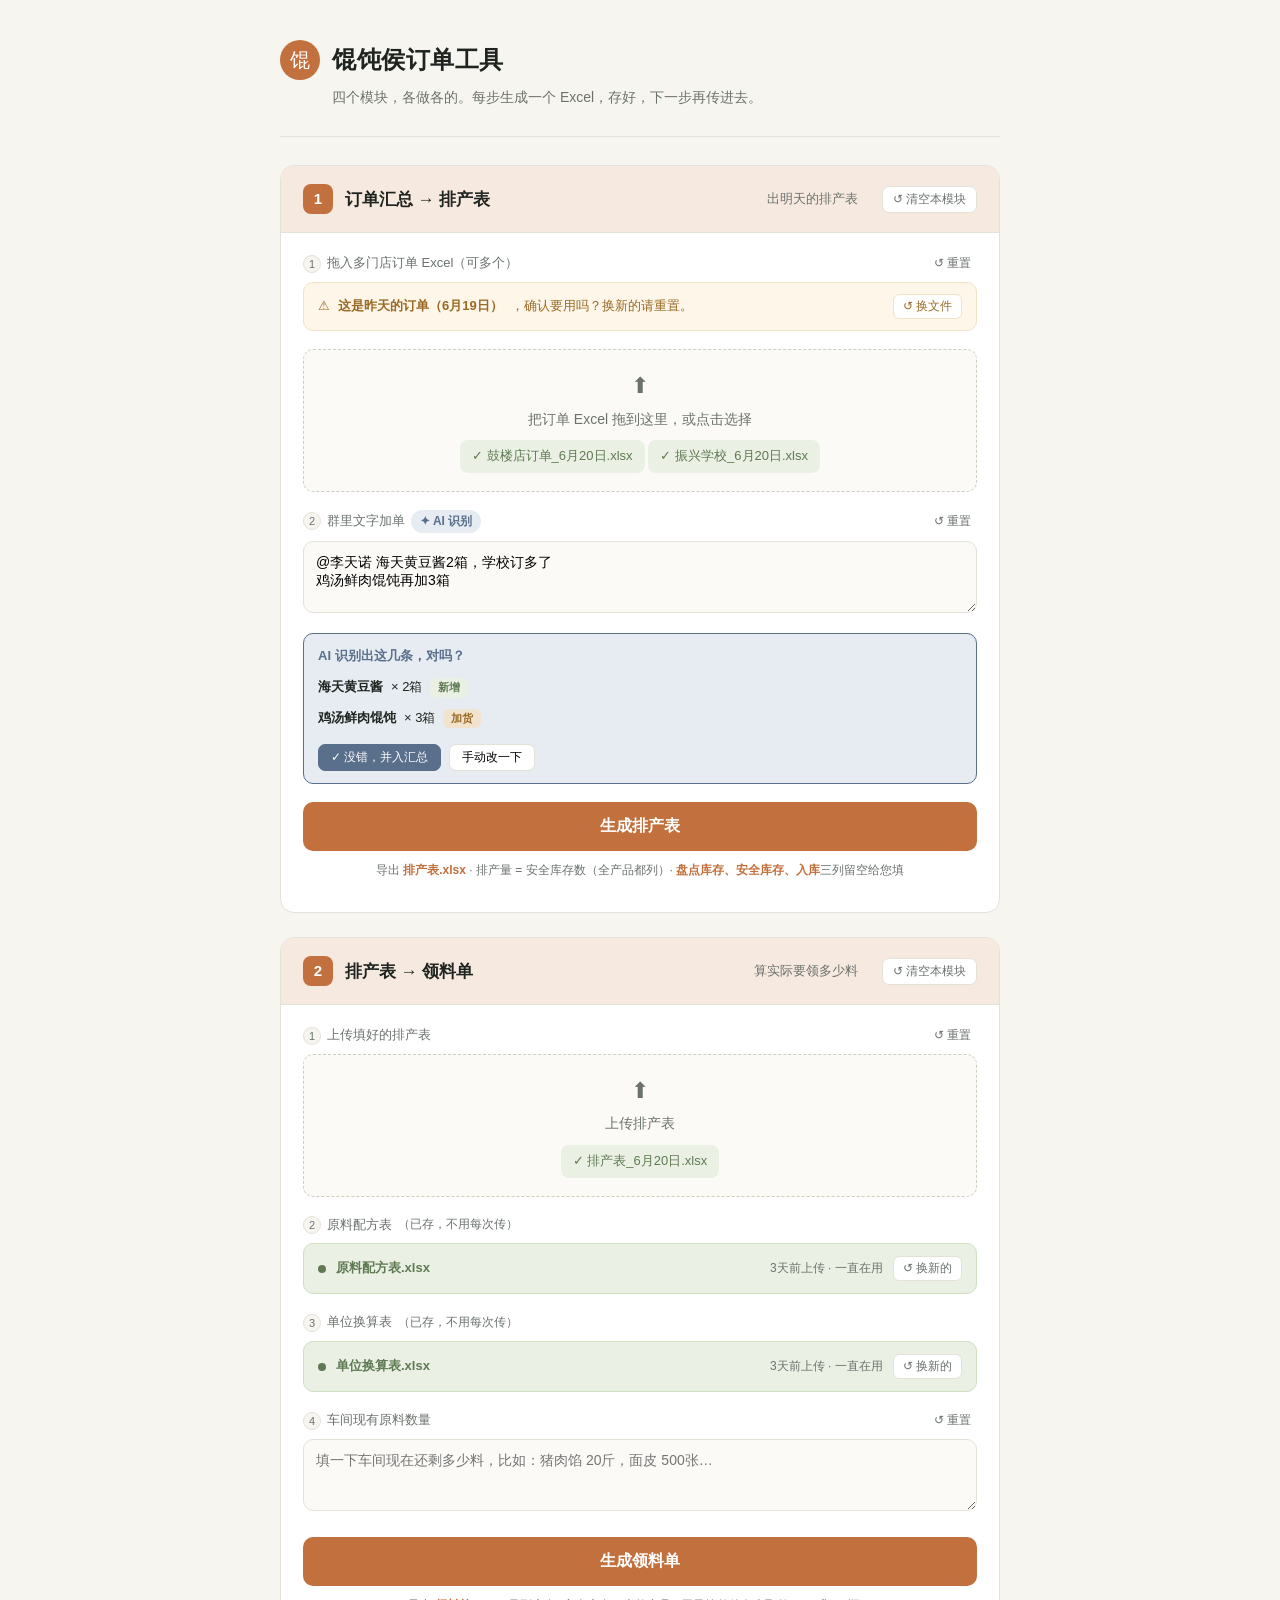
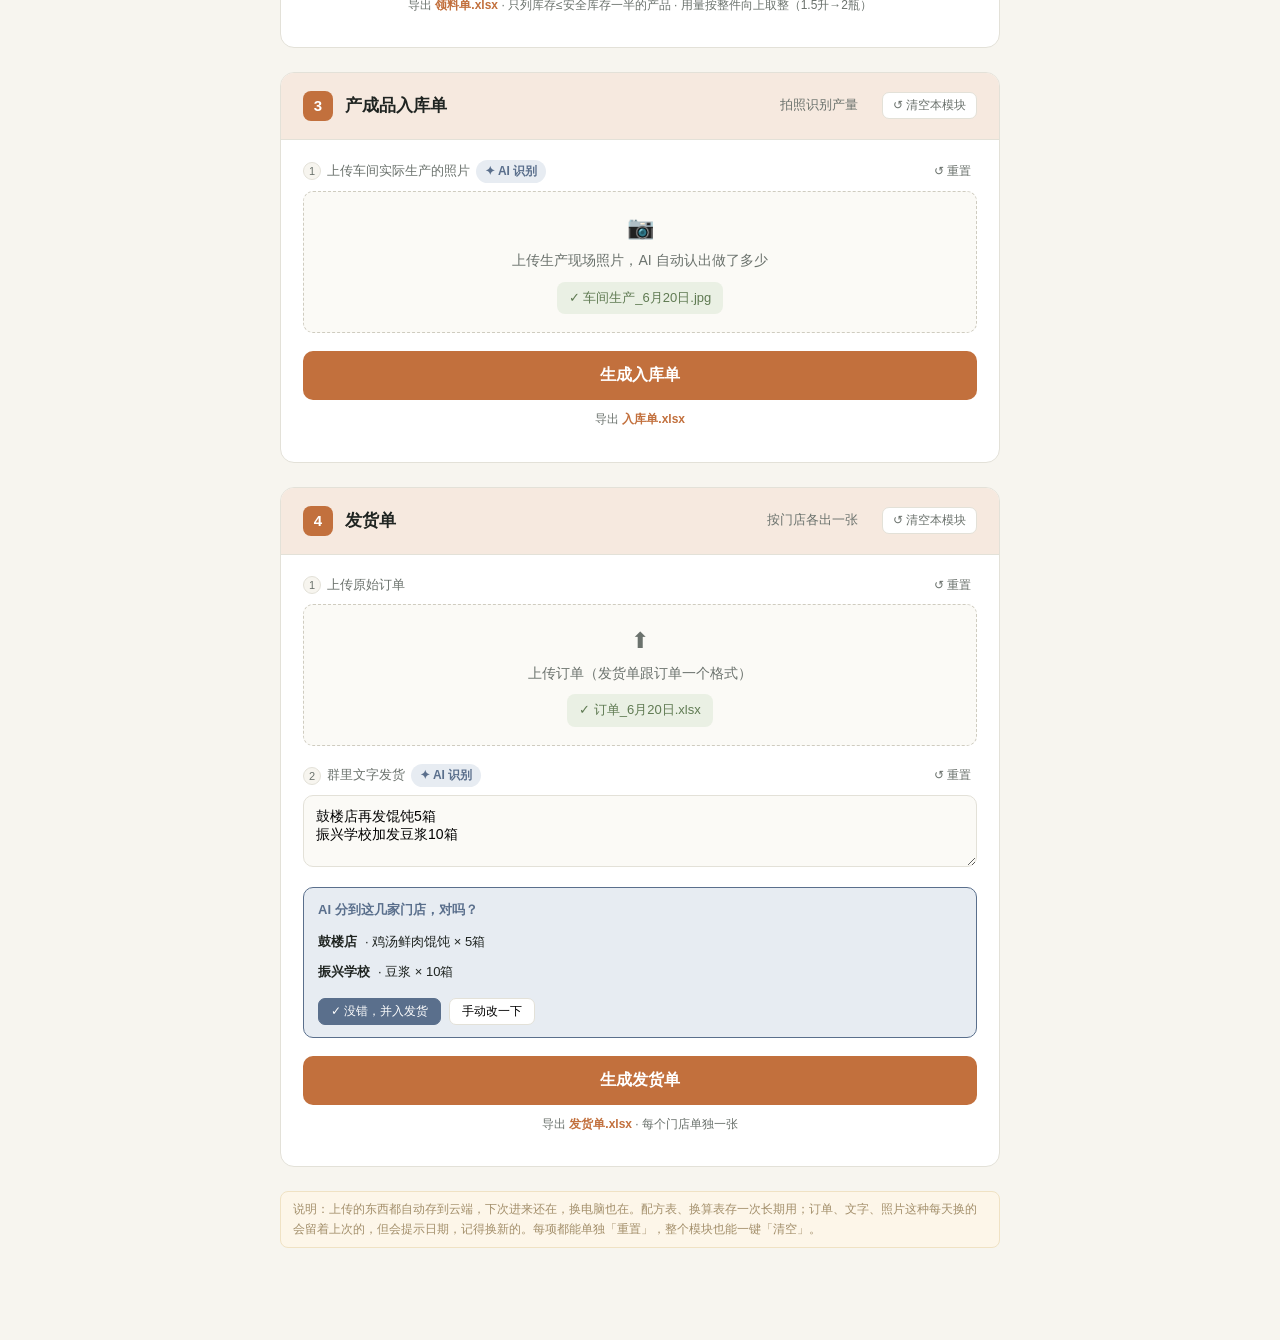
<file: docs/UI设计.html>
<!DOCTYPE html>
<html lang="zh">
<head>
<meta charset="UTF-8">
<meta name="viewport" content="width=device-width, initial-scale=1.0">
<title>馄饨侯订单工具 — 界面设计</title>
<style>
  :root{
    --ink:#1f2421;
    --muted:#6b726d;
    --line:#e3e1d8;
    --paper:#f7f5ef;
    --card:#ffffff;
    --broth:#c2703d;        /* 馄饨汤色 主色 */
    --broth-soft:#f6e9df;
    --ai:#5a6f8c;           /* AI 口子用的蓝灰 */
    --ai-soft:#e7ecf2;
    --green:#5f7a52;
    --green-soft:#eaf0e4;
  }
  *{box-sizing:border-box;}
  body{
    margin:0;background:var(--paper);color:var(--ink);
    font-family:"PingFang SC","Microsoft YaHei",-apple-system,sans-serif;
    line-height:1.6;
  }
  .wrap{max-width:760px;margin:0 auto;padding:40px 20px 80px;}

  header{margin-bottom:8px;}
  .brand{display:flex;align-items:center;gap:12px;}
  .bowl{width:40px;height:40px;border-radius:50%;background:var(--broth);
    display:flex;align-items:center;justify-content:center;color:#fff;font-size:20px;flex-shrink:0;}
  h1{font-size:24px;margin:0;font-weight:700;letter-spacing:.5px;}
  .sub{color:var(--muted);font-size:14px;margin:6px 0 0 52px;}

  .rule{height:1px;background:var(--line);margin:28px 0;}

  .module{
    background:var(--card);border:1px solid var(--line);border-radius:14px;
    padding:0;margin-bottom:24px;overflow:hidden;
  }
  .m-head{
    display:flex;align-items:center;gap:12px;
    padding:18px 22px;border-bottom:1px solid var(--line);
    background:var(--broth-soft);
  }
  .m-num{
    width:30px;height:30px;border-radius:8px;background:var(--broth);color:#fff;
    display:flex;align-items:center;justify-content:center;font-weight:700;font-size:15px;flex-shrink:0;
  }
  .m-title{font-size:17px;font-weight:700;}
  .m-flow{font-size:13px;color:var(--muted);margin-left:auto;}

  .m-body{padding:20px 22px;}
  .field-label{font-size:13px;color:var(--muted);margin:0 0 8px;display:flex;align-items:center;gap:6px;}
  .step-n{display:inline-block;width:18px;height:18px;border-radius:50%;background:var(--paper);
    border:1px solid var(--line);font-size:11px;text-align:center;line-height:17px;color:var(--muted);}

  /* 上传/拖拽框 */
  .drop{
    border:1.5px dashed #cfccc0;border-radius:10px;background:#fbfaf6;
    padding:18px;text-align:center;color:var(--muted);font-size:14px;margin-bottom:18px;
    cursor:pointer;transition:.15s;
  }
  .drop:hover{border-color:var(--broth);color:var(--broth);background:#fdf6f0;}
  .drop .ic{font-size:22px;display:block;margin-bottom:4px;}
  .filechip{
    display:inline-flex;align-items:center;gap:8px;background:var(--green-soft);
    color:var(--green);border-radius:8px;padding:6px 12px;font-size:13px;margin-top:10px;
  }

  /* 子项头部：标签 + 重置按钮 一行 */
  .field-head{display:flex;align-items:center;justify-content:space-between;margin:0 0 8px;}
  .field-head .field-label{margin:0;}
  .reset-btn{font-size:12px;color:var(--muted);background:none;border:none;cursor:pointer;
    display:inline-flex;align-items:center;gap:4px;padding:2px 6px;border-radius:6px;}
  .reset-btn:hover{color:var(--broth);background:var(--broth-soft);}

  /* 已保存常驻条（配方表/换算表这种不变的） */
  .saved{
    display:flex;align-items:center;gap:10px;background:var(--green-soft);
    border:1px solid #cfe0c2;border-radius:10px;padding:12px 14px;margin-bottom:18px;font-size:13px;
  }
  .saved .dot{width:8px;height:8px;border-radius:50%;background:var(--green);flex-shrink:0;}
  .saved .s-name{font-weight:600;color:var(--green);}
  .saved .s-meta{color:var(--muted);margin-left:auto;font-size:12px;}
  .saved .s-reset{font-size:12px;color:var(--muted);background:#fff;border:1px solid var(--line);
    border-radius:6px;padding:3px 9px;cursor:pointer;}

  /* 旧文件日期警示 */
  .stale{
    display:flex;align-items:center;gap:8px;background:#fdf6e9;border:1px solid #f0e2c4;
    border-radius:10px;padding:11px 14px;margin-bottom:18px;font-size:13px;color:#9a6a25;
  }
  .stale .s-name{font-weight:600;}
  .stale .s-reset{margin-left:auto;font-size:12px;color:#9a6a25;background:#fff;
    border:1px solid #f0e2c4;border-radius:6px;padding:3px 9px;cursor:pointer;}

  /* 模块整体重置（放头部右侧） */
  .m-reset{font-size:12px;color:var(--muted);background:#fff;border:1px solid var(--line);
    border-radius:7px;padding:4px 10px;cursor:pointer;margin-left:12px;}
  .m-reset:hover{color:var(--broth);border-color:var(--broth);}

  /* 文本框 */
  textarea{
    width:100%;border:1px solid var(--line);border-radius:10px;padding:12px;
    font-family:inherit;font-size:14px;resize:vertical;min-height:72px;background:#fbfaf6;
  }
  textarea:focus{outline:none;border-color:var(--ai);}
  .ai-tag{display:inline-flex;align-items:center;gap:5px;background:var(--ai-soft);color:var(--ai);
    font-size:12px;padding:2px 9px;border-radius:20px;font-weight:600;}

  /* AI 解析确认条 */
  .ai-confirm{
    border:1px solid var(--ai);border-radius:10px;background:var(--ai-soft);
    padding:12px 14px;margin:12px 0 18px;font-size:13px;
  }
  .ai-confirm .row{display:flex;align-items:center;gap:8px;padding:5px 0;}
  .ai-confirm .name{font-weight:600;color:var(--ink);}
  .badge{font-size:11px;padding:1px 8px;border-radius:6px;font-weight:600;}
  .b-new{background:var(--green-soft);color:var(--green);}
  .b-add{background:#f2e3cf;color:#9a6a25;}
  .confirm-btns{display:flex;gap:8px;margin-top:10px;}
  .mini{font-size:12px;padding:4px 12px;border-radius:7px;border:1px solid var(--line);
    background:#fff;cursor:pointer;}
  .mini.ok{background:var(--ai);color:#fff;border-color:var(--ai);}

  /* 简易输入行 */
  .inrow{display:flex;align-items:center;gap:10px;margin-bottom:10px;font-size:14px;}
  .inrow input{flex:1;border:1px solid var(--line);border-radius:8px;padding:8px 10px;font-size:14px;background:#fbfaf6;}
  .inrow input:focus{outline:none;border-color:var(--broth);}

  /* 生成按钮 */
  .gen{
    width:100%;background:var(--broth);color:#fff;border:none;border-radius:10px;
    padding:14px;font-size:16px;font-weight:700;cursor:pointer;margin-top:8px;
    display:flex;align-items:center;justify-content:center;gap:8px;transition:.15s;
  }
  .gen:hover{background:#a95d2f;}
  .out-hint{font-size:12px;color:var(--muted);text-align:center;margin-top:10px;}
  .out-hint b{color:var(--broth);}

  .note{font-size:12px;color:#a38f6b;background:#fdf6e9;border:1px solid #f0e2c4;
    border-radius:8px;padding:8px 12px;margin-top:14px;}
</style>
</head>
<body>
<div class="wrap">

  <header>
    <div class="brand">
      <div class="bowl">馄</div>
      <div>
        <h1>馄饨侯订单工具</h1>
      </div>
    </div>
    <p class="sub">四个模块，各做各的。每步生成一个 Excel，存好，下一步再传进去。</p>
  </header>

  <div class="rule"></div>

  <!-- 模块 1 -->
  <section class="module">
    <div class="m-head">
      <div class="m-num">1</div>
      <div class="m-title">订单汇总 → 排产表</div>
      <div class="m-flow">出明天的排产表</div>
      <button class="m-reset">↺ 清空本模块</button>
    </div>
    <div class="m-body">

      <div class="field-head">
        <p class="field-label"><span class="step-n">1</span>拖入多门店订单 Excel（可多个）</p>
        <button class="reset-btn">↺ 重置</button>
      </div>
      <div class="stale">
        <span>⚠</span><span class="s-name">这是昨天的订单（6月19日）</span>，确认要用吗？换新的请重置。
        <button class="s-reset">↺ 换文件</button>
      </div>
      <div class="drop">
        <span class="ic">⬆</span>
        把订单 Excel 拖到这里，或点击选择
        <div><span class="filechip">✓ 鼓楼店订单_6月20日.xlsx</span> <span class="filechip">✓ 振兴学校_6月20日.xlsx</span></div>
      </div>

      <div class="field-head">
        <p class="field-label"><span class="step-n">2</span>群里文字加单 <span class="ai-tag">✦ AI 识别</span></p>
        <button class="reset-btn">↺ 重置</button>
      </div>
      <textarea placeholder="把群里临时报货的文字粘进来，比如：海天黄豆酱2箱，刚才那个馄饨再加3箱…">@李天诺 海天黄豆酱2箱，学校订多了
鸡汤鲜肉馄饨再加3箱</textarea>

      <div class="ai-confirm">
        <div style="font-weight:600;margin-bottom:6px;color:var(--ai);">AI 识别出这几条，对吗？</div>
        <div class="row"><span class="name">海天黄豆酱</span> × 2箱 <span class="badge b-new">新增</span></div>
        <div class="row"><span class="name">鸡汤鲜肉馄饨</span> × 3箱 <span class="badge b-add">加货</span></div>
        <div class="confirm-btns">
          <button class="mini ok">✓ 没错，并入汇总</button>
          <button class="mini">手动改一下</button>
        </div>
      </div>

      <button class="gen">生成排产表</button>
      <p class="out-hint">导出 <b>排产表.xlsx</b> · 排产量 = 安全库存数（全产品都列）· <b>盘点库存、安全库存、入库</b>三列留空给您填</p>
    </div>
  </section>

  <!-- 模块 2 -->
  <section class="module">
    <div class="m-head">
      <div class="m-num">2</div>
      <div class="m-title">排产表 → 领料单</div>
      <div class="m-flow">算实际要领多少料</div>
      <button class="m-reset">↺ 清空本模块</button>
    </div>
    <div class="m-body">

      <div class="field-head">
        <p class="field-label"><span class="step-n">1</span>上传填好的排产表</p>
        <button class="reset-btn">↺ 重置</button>
      </div>
      <div class="drop"><span class="ic">⬆</span>上传排产表
        <div><span class="filechip">✓ 排产表_6月20日.xlsx</span></div>
      </div>

      <p class="field-label"><span class="step-n">2</span>原料配方表 <span style="font-size:12px;color:var(--muted);">（已存，不用每次传）</span></p>
      <div class="saved">
        <span class="dot"></span><span class="s-name">原料配方表.xlsx</span>
        <span class="s-meta">3天前上传 · 一直在用</span>
        <button class="s-reset">↺ 换新的</button>
      </div>

      <p class="field-label"><span class="step-n">3</span>单位换算表 <span style="font-size:12px;color:var(--muted);">（已存，不用每次传）</span></p>
      <div class="saved">
        <span class="dot"></span><span class="s-name">单位换算表.xlsx</span>
        <span class="s-meta">3天前上传 · 一直在用</span>
        <button class="s-reset">↺ 换新的</button>
      </div>

      <div class="field-head">
        <p class="field-label"><span class="step-n">4</span>车间现有原料数量</p>
        <button class="reset-btn">↺ 重置</button>
      </div>
      <textarea placeholder="填一下车间现在还剩多少料，比如：猪肉馅 20斤，面皮 500张…"></textarea>

      <button class="gen" style="margin-top:18px;">生成领料单</button>
      <p class="out-hint">导出 <b>领料单.xlsx</b> · 只列库存≤安全库存一半的产品 · 用量按整件向上取整（1.5升→2瓶）</p>
    </div>
  </section>

  <!-- 模块 3 -->
  <section class="module">
    <div class="m-head">
      <div class="m-num">3</div>
      <div class="m-title">产成品入库单</div>
      <div class="m-flow">拍照识别产量</div>
      <button class="m-reset">↺ 清空本模块</button>
    </div>
    <div class="m-body">

      <div class="field-head">
        <p class="field-label"><span class="step-n">1</span>上传车间实际生产的照片 <span class="ai-tag">✦ AI 识别</span></p>
        <button class="reset-btn">↺ 重置</button>
      </div>
      <div class="drop"><span class="ic">📷</span>上传生产现场照片，AI 自动认出做了多少
        <div><span class="filechip">✓ 车间生产_6月20日.jpg</span></div>
      </div>

      <button class="gen">生成入库单</button>
      <p class="out-hint">导出 <b>入库单.xlsx</b></p>
    </div>
  </section>

  <!-- 模块 4 -->
  <section class="module">
    <div class="m-head">
      <div class="m-num">4</div>
      <div class="m-title">发货单</div>
      <div class="m-flow">按门店各出一张</div>
      <button class="m-reset">↺ 清空本模块</button>
    </div>
    <div class="m-body">

      <div class="field-head">
        <p class="field-label"><span class="step-n">1</span>上传原始订单</p>
        <button class="reset-btn">↺ 重置</button>
      </div>
      <div class="drop"><span class="ic">⬆</span>上传订单（发货单跟订单一个格式）
        <div><span class="filechip">✓ 订单_6月20日.xlsx</span></div>
      </div>

      <div class="field-head">
        <p class="field-label"><span class="step-n">2</span>群里文字发货 <span class="ai-tag">✦ AI 识别</span></p>
        <button class="reset-btn">↺ 重置</button>
      </div>
      <textarea placeholder="把群里临时发货的文字粘进来，AI 自动分到对应门店…">鼓楼店再发馄饨5箱
振兴学校加发豆浆10箱</textarea>

      <div class="ai-confirm">
        <div style="font-weight:600;margin-bottom:6px;color:var(--ai);">AI 分到这几家门店，对吗？</div>
        <div class="row"><span class="name">鼓楼店</span> · 鸡汤鲜肉馄饨 × 5箱</div>
        <div class="row"><span class="name">振兴学校</span> · 豆浆 × 10箱</div>
        <div class="confirm-btns">
          <button class="mini ok">✓ 没错，并入发货</button>
          <button class="mini">手动改一下</button>
        </div>
      </div>

      <button class="gen">生成发货单</button>
      <p class="out-hint">导出 <b>发货单.xlsx</b> · 每个门店单独一张</p>
    </div>
  </section>

  <p class="note">说明：上传的东西都自动存到云端，下次进来还在，换电脑也在。配方表、换算表存一次长期用；订单、文字、照片这种每天换的会留着上次的，但会提示日期，记得换新的。每项都能单独「重置」，整个模块也能一键「清空」。</p>

</div>
</body>
</html>
</file>
